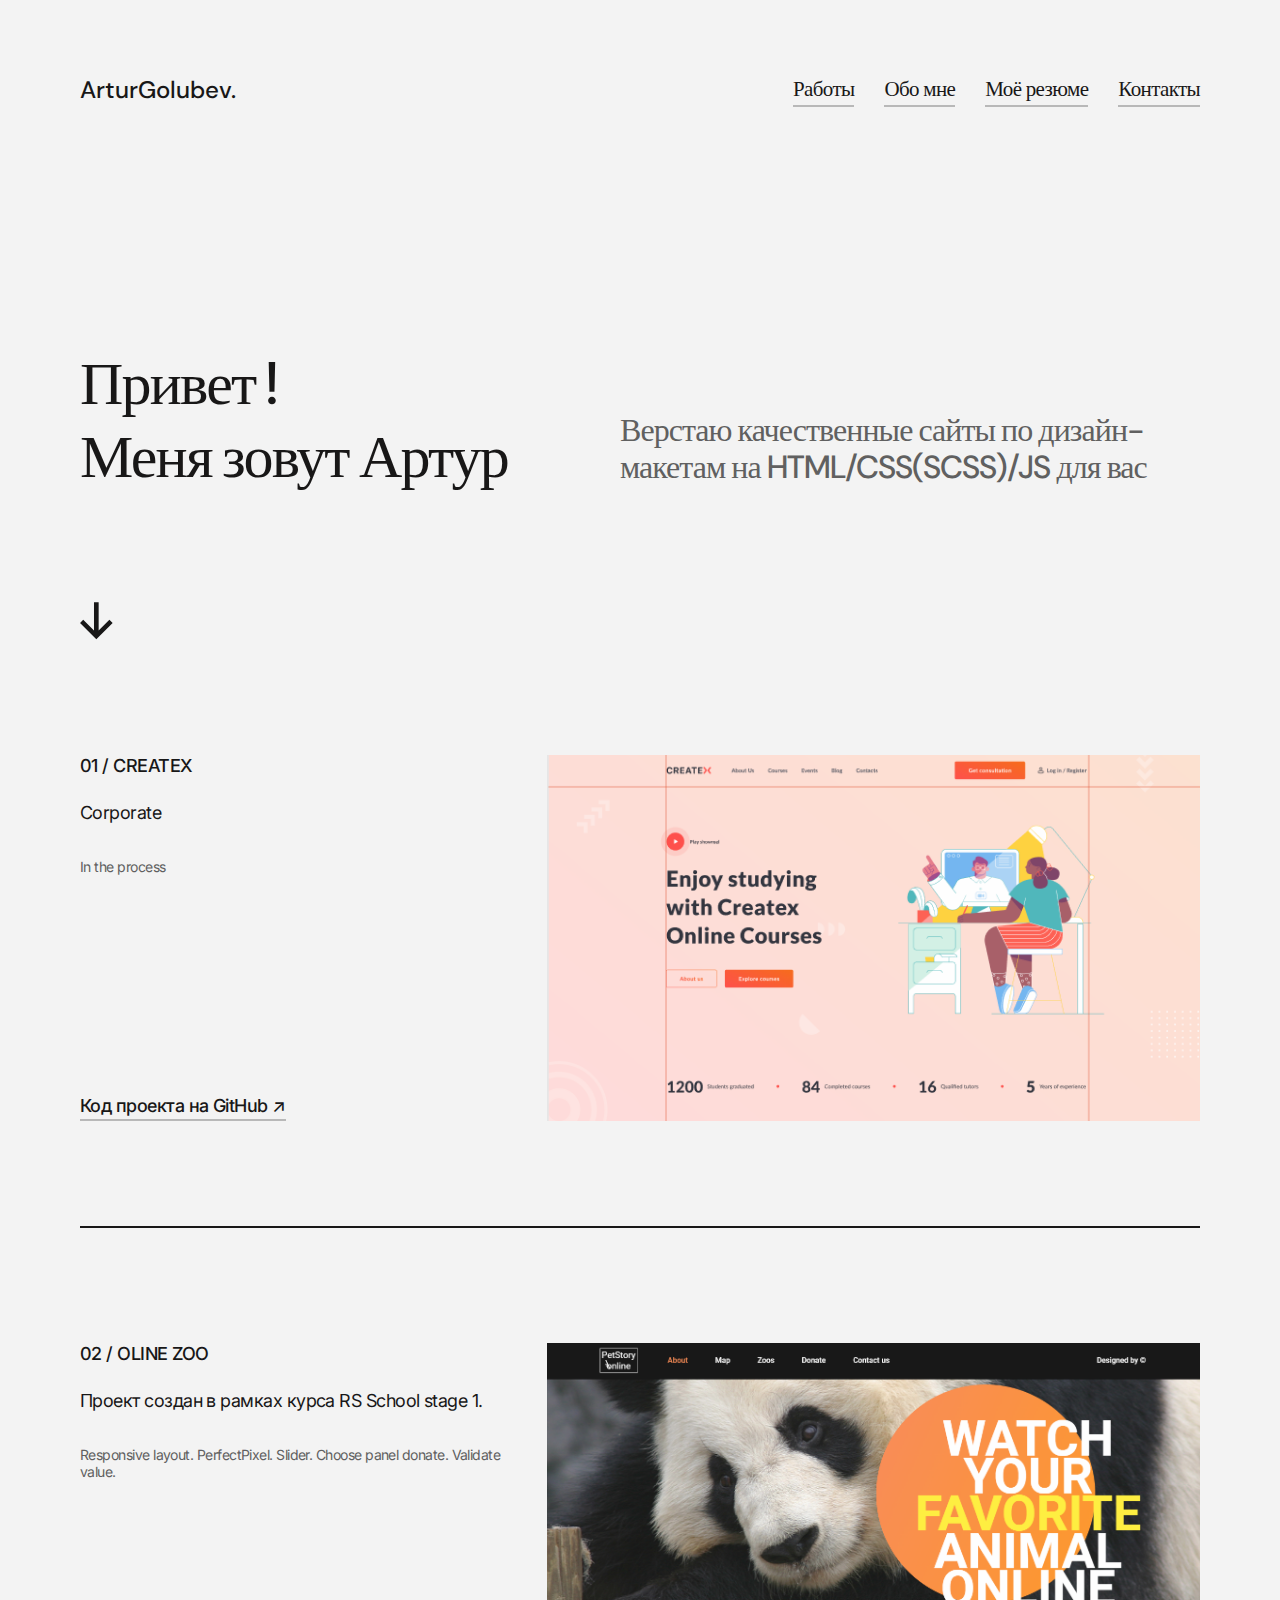
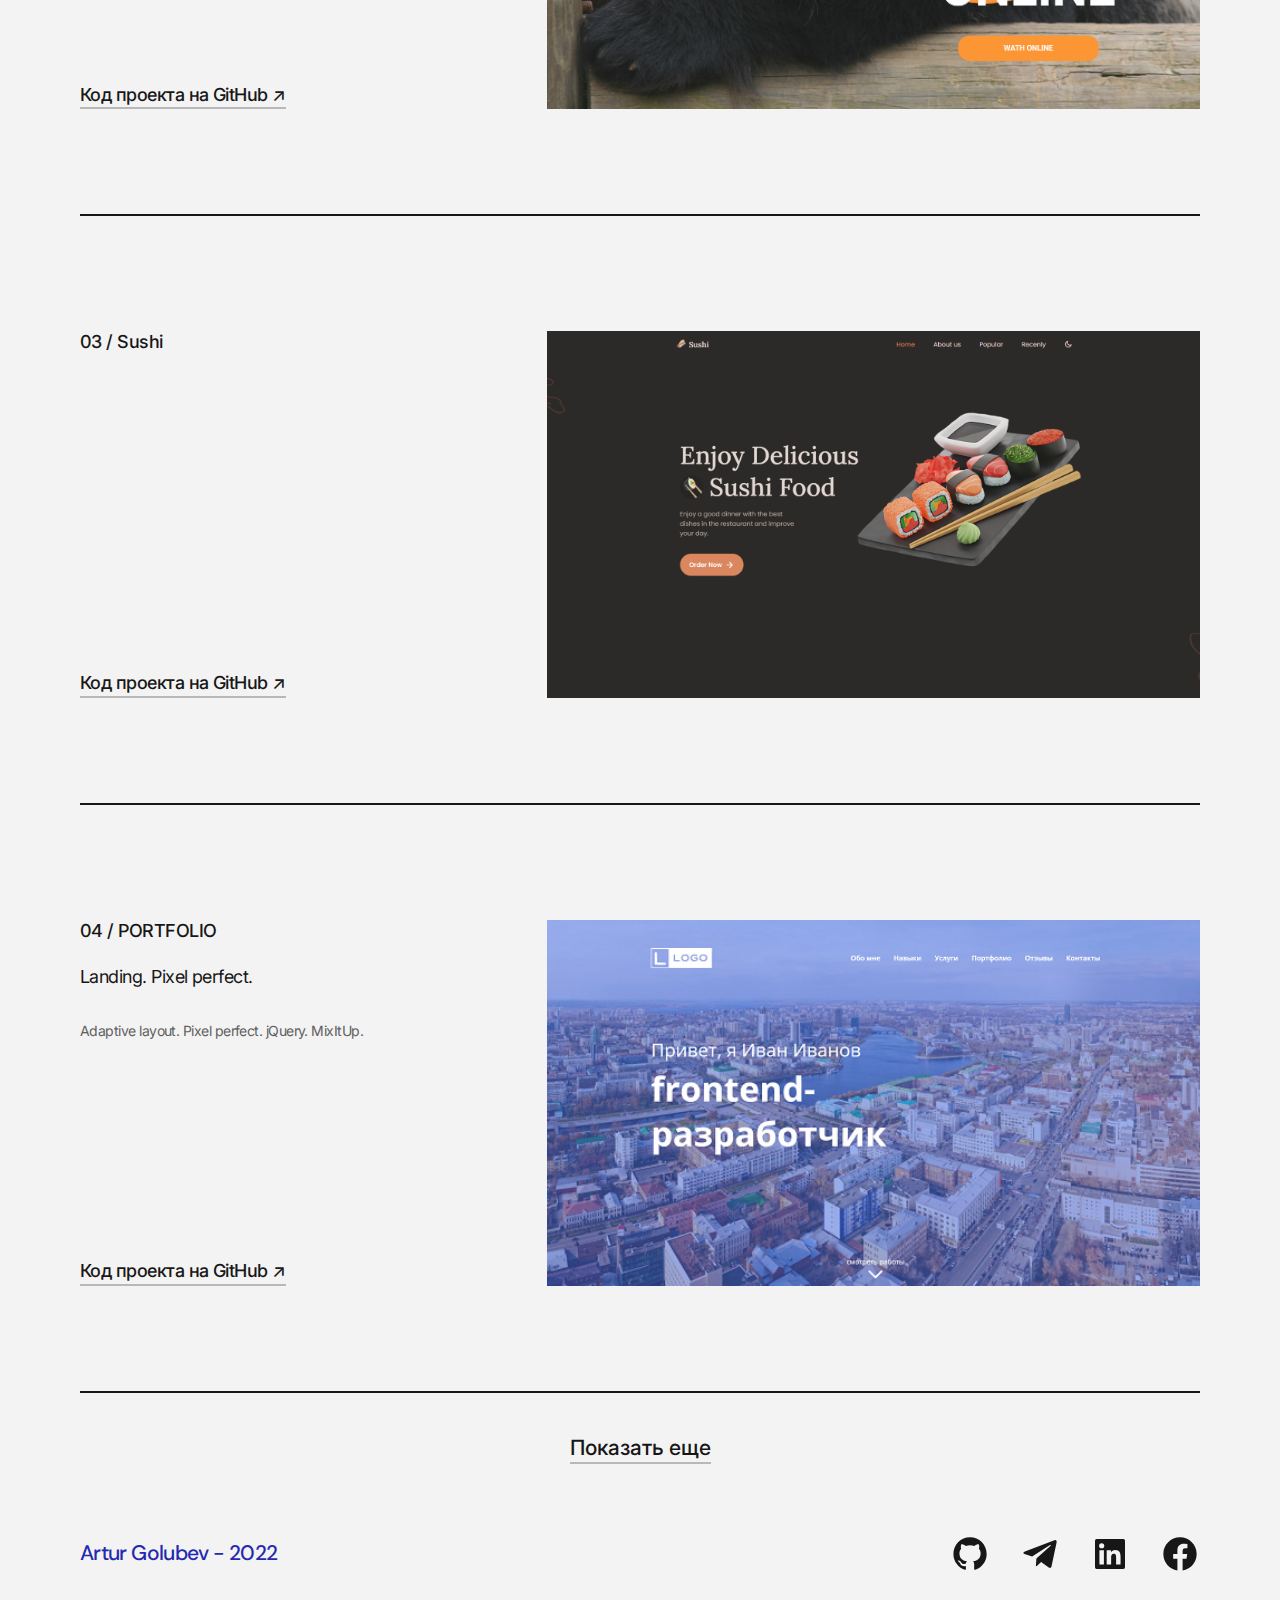
<file: visit-card-ru/index.html>
<!DOCTYPE html>
<html lang="ru">

<head>
	<title>Artur</title>
	<meta charset="UTF-8">
	<meta name="format-detection" content="telephone=no">
	<!-- <style>body{opacity: 0;}</style> -->
	<link rel="stylesheet" href="css/style.min.css?_v=20221121142507">
	<link rel="shortcut icon" href="favicon.ico" type="image/x-icon">
	<!-- <meta name="robots" content="noindex, nofollow"> -->
	<meta name="viewport" content="width=device-width, initial-scale=1.0">
</head>

<body data-barba="wrapper">
	<div class="wrapper">
		<header class="header">
			<div class="dark"></div>
			<div class="header__container">

				<div class="header__name">
					<a href="index.html" class="header__logo">Artur <span>Golubev.</span> </a>
				</div>

				<div class="header__menu menu">

					<nav class="menu__body">
						<ul class="menu__list">
							<li class="menu__item"><a href="index.html" class="menu__link">Работы</a></li>
							<li class="menu__item"><a href="about.html" class="menu__link">Обо мне</a></li>
							<li class="menu__item"><a href="img/my-works/artur-cv.pdf" class="menu__link" download="">Моё резюме</a></li>
							<li class="menu__item"><a data-goto-header="60" data-goto=".js-contact-footer" href="#js-contact-footer" class="menu__link">Контакты</a></li>
						</ul>
					</nav>
				</div>
				<button type="button" class="menu__icon icon-menu"><span></span></button>
			</div>
		</header>
		<main class="page" data-barba="container" data-barba-namespace="home">

			<section class="page__about about-page">
				<div class="about-page__container">

					<div class="about-page__body">
						<div class="about-page__about">
							<h1 class="about-page__my-name"><span>Привет !</span><br><span> Меня зовут</span> Артур </h1>
						</div>
						<div class="about-page__who-am-i">
							<h2 class="about-page__about-me">
								Верстаю качественные сайты по дизайн-макетам на HTML/CSS(SCSS)/JS для вас
							</h2>
						</div>
					</div>
					<div class="about-page__icon-arrow">
						<a data-goto-header="60" data-goto=".js-contact-footer" href="#js-contact-footer" class="about-page__icon">
							<img src="img/icons/arrow-down.svg" alt="arrow icon">
						</a>
					</div>
				</div>

			</section>

			<section class="page__project project-item">
				<div class="project-item__container">
					<!-- MY PORTFOLIO -->
					<div class="project-item__works">

						<!-- MY PROJECT № 1 -->
						<div class="project-item__list list-projects">
							<div class="list-projects__description">
								<div class="list-projects__description-text">
									<h3 class="list-projects__number-project"><span> 01 / </span>CREATEX</h3>
									<p class="list-projects__title">
										Corporate
									</p>
									<p class="list-projects__sub-title">
										In the process
									</p>
								</div>
								<div class="list-projects__from-project">
									<a class="list-projects__more-shots" href="https://github.com/PrisonBreak8/create" target="_blank">Код проекта на GitHub ↗</a>
								</div>
							</div>

							<a href="https://prisonbreak8.github.io/create/create-app/" target="_blank" class="list-projects__my-works">
								<img class="" src="img/my-works/createx-preview.png" alt="aphoto links to my work">
							</a>
						</div>

						<!-- MY PROJECT № 2 -->
						<div class="project-item__list list-projects">
							<div class="list-projects__description">
								<div class="list-projects__description-text">
									<h3 class="list-projects__number-project"><span> 02 / </span>OLINE ZOO</h3>
									<p class="list-projects__title">
										Проект создан в рамках курса RS School stage 1.
									</p>
									<p class="list-projects__sub-title">
										Responsive layout. PerfectPixel. Slider. Choose panel donate. Validate value.
									</p>
								</div>
								<div class="list-projects__from-project">
									<a class="list-projects__more-shots" href="https://github.com/PrisonBreak8/online-zoo" target="_blank">Код проекта на GitHub ↗</a>
								</div>

							</div>

							<a href="https://prisonbreak8.github.io/online-zoo/online-zoo/" class="list-projects__my-works" target="_blank">
								<img class="" src="img/my-works/online-zoo.png" alt="aphoto links to my work">
							</a>

						</div>

						<!-- MY PROJECT № 3 -->
						<div class="project-item__list  list-projects">
							<div class="list-projects__description">
								<div class="list-projects__description-text">
									<h3 class="list-projects__number-project"><span> 03 / </span>Sushi</h3>
									<p class="list-projects__title">

									</p>
									<p class="list-projects__sub-title">

									</p>
								</div>
								<div class="list-projects__from-project">
									<a class="list-projects__more-shots" href="https://github.com/PrisonBreak8/sushi" target="_blank">Код проекта на GitHub ↗</a>
								</div>

							</div>
							<div class="list-projects__my-works">
								<a class="list-projects__ibg" href="https://prisonbreak8.github.io/sushi/" target="_blank">
									<img class="" src="img/my-works/sushi.png" alt="aphoto links to my work">
								</a>
							</div>
						</div>

						<!-- MY PROJECT № 4 -->
						<div class="project-item__list list-projects">
							<div class="list-projects__description">
								<div class="list-projects__description-text">
									<h3 class="list-projects__number-project"><span> 04 / </span>PORTFOLIO</h3>
									<p class="list-projects__title">
										Landing. Pixel perfect.
									</p>
									<p class="list-projects__sub-title">
										Adaptive layout. Pixel perfect. jQuery. MixItUp.
									</p>
								</div>
								<div class="list-projects__from-project">
									<a class="list-projects__more-shots" href="https://github.com/PrisonBreak8/portfolio" target="_blank">Код проекта на GitHub ↗</a>
								</div>
							</div>

							<a href="https://prisonbreak8.github.io/portfolio/" target="_blank" class="list-projects__my-works">
								<img class="" src="img/my-works/portfolio.png" alt="aphoto links to my work">
							</a>
						</div>


						<!-- MY PROJECT № 5 -->
						<div class="project-item__list js-hidden list-projects">
							<div class="list-projects__description">
								<div class="list-projects__description-text">
									<h3 class="list-projects__number-project"><span> 05 / </span>HEADPHONES</h3>
									<p class="list-projects__title">
										Landing. My creation.
									</p>
									<p class="list-projects__sub-title">
										Adaptive layout. Mouse parallax effect. Spoilers. Smooth scroll.
									</p>
								</div>
								<div class="list-projects__from-project">
									<a class="list-projects__more-shots" href="https://github.com/PrisonBreak8/headphones" target="_blank">Код проекта на GitHub ↗</a>
								</div>
							</div>

							<a href="https://prisonbreak8.github.io/headphones/" class="list-projects__my-works" target="_blank">
								<img class="" src="img/my-works/headphones.png" alt="aphoto links to my work">
							</a>
						</div>

						<!-- MY PROJECT № 6 -->
						<div class="project-item__list js-hidden list-projects ">
							<div class="list-projects__description">
								<div class="list-projects__description-text">
									<h3 class="list-projects__number-project"><span> 06 / </span>Perfume</h3>
									<p class="list-projects__title">

									</p>
									<p class="list-projects__sub-title">

									</p>
								</div>
								<div class="list-projects__from-project">
									<a class="list-projects__more-shots" href="https://github.com/PrisonBreak8/perfume" target="_blank">Код проекта на GitHub ↗</a>
								</div>

							</div>
							<div class="list-projects__my-works">
								<a class="list-projects__ibg" href="https://prisonbreak8.github.io/perfume/" target="_blank">
									<img class="" src="img/my-works/perfume.png" alt="aphoto links to my work">
								</a>
							</div>
						</div>

						<div class="project-item__list js-hidden list-projects">
							<div class="list-projects__description">
								<div class="list-projects__description-text">
									<h3 class="list-projects__number-project"><span> 0 / </span>в разработке</h3>
									<p class="list-projects__title">

									</p>
									<p class="list-projects__sub-title">

									</p>
								</div>
								<div class="list-projects__from-project">
									<a class="list-projects__more-shots" href="#" target="_blank">Код проекта на GitHub ↗</a>
								</div>

							</div>
							<div class="list-projects__my-works">
								<span class="list-projects__ibg">
									<img class="" src="img/my-works/portfolio-lending.jpg" alt="aphoto links to my work">
								</span>
							</div>
						</div>
					</div>
					<!-- Button see more -->
					<div class="button-more">
						<button class="button" type="button">Показать еще</button>
					</div>
					<!-- MY PORTFOLIO -->
				</div>
			</section>

		</main>
		<footer class="footer js-contact-footer">
			<div class="footer__container">

				<div class="footer__body">
					<div class="footer__authors">
						<div class="footer__name">Artur Golubev - 2022</div>
					</div>

					<div class="my-social-networks">
						<ul class="my-social-networks__item">
							<li class="my-social-networks__list">
								<a href="https://github.com/PrisonBreak8" class="my-social-networks__link" target="_blank">
									<img src="img/icons/bxl-github.svg" alt="github social">
								</a>
							</li>

							<li class="my-social-networks__list">
								<a href="https://t.me/ArturGolubiev" class="my-social-networks__link" target="_blank">
									<img src="img/icons/bxl-telegram.svg" alt="telegram social">
								</a>
							</li>

							<li class="my-social-networks__list">
								<a href="https://www.linkedin.com/in/artur-holubev-882491231/" class="my-social-networks__link" target="_blank">
									<img src="img/icons/linkedin.svg" alt="linkedin social">
								</a>
							</li>

							<li class="my-social-networks__list">
								<a href="https://www.facebook.com/profile.php?id=100044944034350" class="my-social-networks__link" target="_blank">
									<img src="img/icons/bxl-facebook-circle.svg" alt="linkedin social">
								</a>
							</li>
						</ul>
					</div>
				</div>

			</div>
		</footer>
	</div>
	<!-- 
<div id="popup" aria-hidden="true" class="popup">
	<div class="popup__wrapper">
		<div class="popup__content">
			<button data-close type="button" class="popup__close">Закрыть</button>
			<div class="popup__text">
			</div>
		</div>
	</div>
</div>
 -->

	<script src="js/app.min.js?_v=20221121142507"></script>

</body>

</html>

<!--  


	//====================================================================================================
</file>
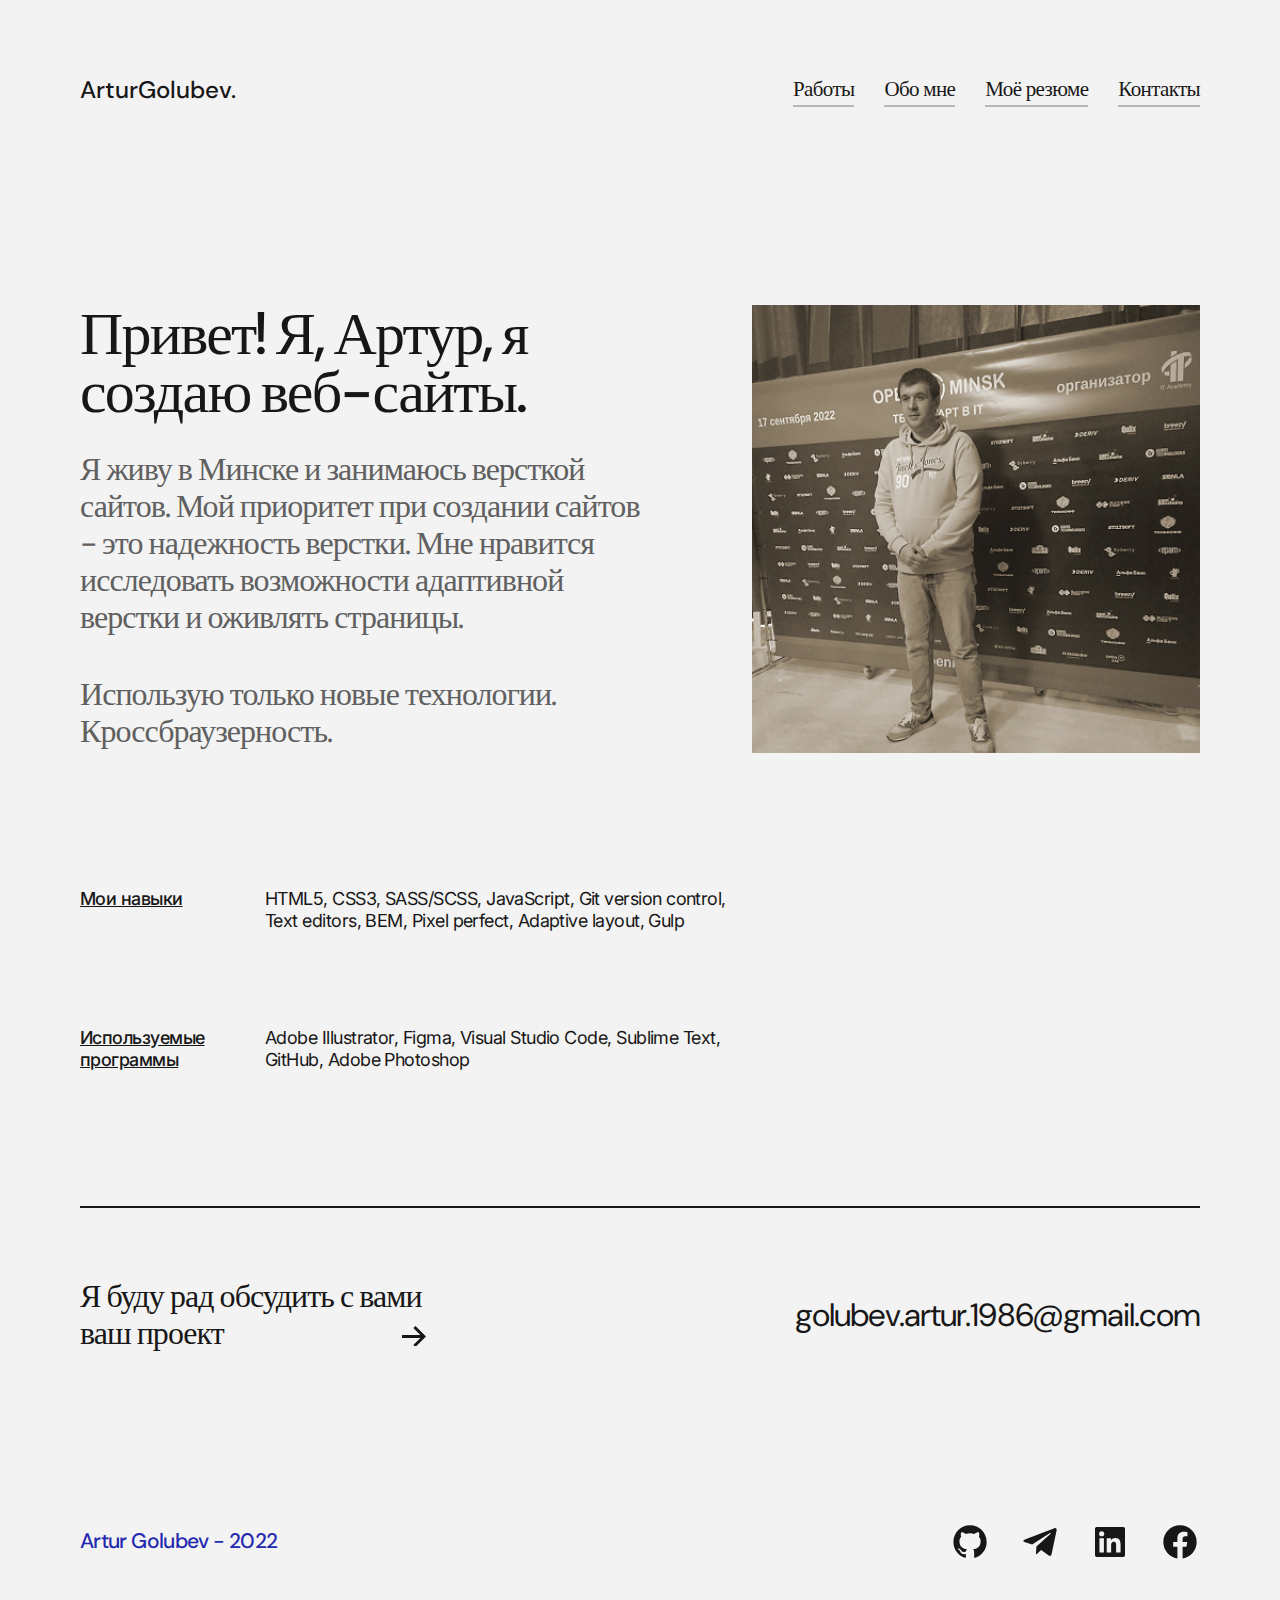
<file: visit-card-ru/about.html>
<!DOCTYPE html>
<html lang="en">

<head>
	<title>Artur</title>
	<meta charset="UTF-8">
	<meta name="format-detection" content="telephone=no">
	<!-- <style>body{opacity: 0;}</style> -->
	<link rel="stylesheet" href="css/style.min.css?_v=20221121142507">
	<link rel="shortcut icon" href="favicon.ico" type="image/x-icon">
	<!-- <meta name="robots" content="noindex, nofollow"> -->
	<meta name="viewport" content="width=device-width, initial-scale=1.0">
</head>

<body data-barba="wrapper">
	<div class="wrapper">
		<header class="header">
			<div class="dark"></div>
			<div class="header__container">

				<div class="header__name">
					<a href="index.html" class="header__logo">Artur <span>Golubev.</span> </a>
				</div>

				<div class="header__menu menu">

					<nav class="menu__body">
						<ul class="menu__list">
							<li class="menu__item"><a href="index.html" class="menu__link">Работы</a></li>
							<li class="menu__item"><a href="about.html" class="menu__link">Обо мне</a></li>
							<li class="menu__item"><a href="img/my-works/artur-cv.pdf" class="menu__link" download="">Моё резюме</a></li>
							<li class="menu__item"><a data-goto-header="60" data-goto=".js-contact-footer" href="#js-contact-footer" class="menu__link">Контакты</a></li>
						</ul>
					</nav>
				</div>
				<button type="button" class="menu__icon icon-menu"><span></span></button>
			</div>
		</header>
		<main class="page" data-barba="container" data-barba-namespace="home">


			<section class="about-me">
				<div class="about-me__container">
					<div class="about-me__body">

						<div class="about-me__description">
							<h1 class="about-me__name">
								Привет! Я, Артур, я создаю веб-сайты.
							</h1>
							<p class="about-me__text">
								Я живу в Минске и занимаюсь версткой сайтов.
								Мой приоритет при создании сайтов - это надежность верстки.
								Мне нравится исследовать возможности адаптивной верстки и оживлять страницы.
							</p>
							<p class="about-me__sub-text">
								Использую только новые технологии. Кроссбраузерность.
							</p>
						</div>

						<div class="about-me__image">
							<img src="img/about/profile-photo.png" height="514" width="420" alt="Profile Photo">
						</div>

					</div>
				</div>
			</section>

			<section class="info">
				<div class="info__container">

					<div class="info__body">

						<div class="info__soft">
							<h4 class="info__title">Мои навыки</h4>
							<div class="info__text">
								<p>
									HTML5, CSS3, SASS/SCSS, JavaScript, Git version control, Text editors, BEM, Pixel perfect, Adaptive layout, Gulp
								</p>
								<p>

								</p>
							</div>
						</div>

						<div class="info__skills">
							<h4 class="info__title">Используемые программы</h4>
							<div class="info__text">
								<p>
									Adobe Illustrator, Figma, Visual Studio Code, Sublime Text, GitHub, Adobe Photoshop
								</p>
							</div>
						</div>

					</div>

				</div>
			</section>

			<section class="contact">
				<div class="contact__container">
					<div class="contact__body">

						<div class="contact__promo">
							<p class="contact__next-project">
								Я буду рад обсудить с вами ваш проект
							</p>
						</div>

						<div class="contact__link">
							<a class="contact__mail" href="mailto:golubev.artur.1986@gmail.com">golubev.artur.1986@gmail.com</a>
						</div>

					</div>
				</div>
			</section>

		</main>
		<footer class="footer js-contact-footer">
			<div class="footer__container">

				<div class="footer__body">
					<div class="footer__authors">
						<div class="footer__name">Artur Golubev - 2022</div>
					</div>

					<div class="my-social-networks">
						<ul class="my-social-networks__item">
							<li class="my-social-networks__list">
								<a href="https://github.com/PrisonBreak8" class="my-social-networks__link" target="_blank">
									<img src="img/icons/bxl-github.svg" alt="github social">
								</a>
							</li>

							<li class="my-social-networks__list">
								<a href="https://t.me/ArturGolubiev" class="my-social-networks__link" target="_blank">
									<img src="img/icons/bxl-telegram.svg" alt="telegram social">
								</a>
							</li>

							<li class="my-social-networks__list">
								<a href="https://www.linkedin.com/in/artur-holubev-882491231/" class="my-social-networks__link" target="_blank">
									<img src="img/icons/linkedin.svg" alt="linkedin social">
								</a>
							</li>

							<li class="my-social-networks__list">
								<a href="https://www.facebook.com/profile.php?id=100044944034350" class="my-social-networks__link" target="_blank">
									<img src="img/icons/bxl-facebook-circle.svg" alt="linkedin social">
								</a>
							</li>
						</ul>
					</div>
				</div>

			</div>
		</footer>
	</div>
	<!-- 
<div id="popup" aria-hidden="true" class="popup">
	<div class="popup__wrapper">
		<div class="popup__content">
			<button data-close type="button" class="popup__close">Закрыть</button>
			<div class="popup__text">
			</div>
		</div>
	</div>
</div>
 -->

	<script src="js/app.min.js?_v=20221121142507"></script>
</body>

</html>

<!--  


	//====================================================================================================
</file>
<file: visit-card-ru/css/style.min.css>
@charset "UTF-8";@import url('https://fonts.googleapis.com/css2?family=DM+Sans:wght@400; 500&family=Inter:wght@400;500&display=swap');*{padding:0;margin:0;border:0}*,:after,:before{-webkit-box-sizing:border-box;box-sizing:border-box}body,html{height:100%;min-width:320px}body{color:#181717;line-height:1;font-family:Inter,sans-serif;font-size:1.3125rem;-ms-text-size-adjust:100%;-moz-text-size-adjust:100%;-webkit-text-size-adjust:100%;-webkit-font-smoothing:antialiased;-moz-osx-font-smoothing:grayscale}button,input,textarea{font-family:Inter,sans-serif;font-size:inherit}button{cursor:pointer;color:inherit;background-color:inherit}a{color:inherit}a:link,a:visited{text-decoration:none}a:hover{text-decoration:none}ul li{list-style:none}img{vertical-align:top}h1,h2,h3,h4,h5,h6{font-weight:inherit;font-size:inherit}body{font-weight:400;color:#181717;background-color:#f3f3f3}.lock body{overflow:hidden;-ms-touch-action:none;touch-action:none}.wrapper{min-height:100%;display:-webkit-box;display:-ms-flexbox;display:flex;-webkit-box-orient:vertical;-webkit-box-direction:normal;-ms-flex-direction:column;flex-direction:column;overflow:hidden}.wrapper>main{-webkit-box-flex:1;-ms-flex:1 1 auto;flex:1 1 auto}.wrapper>*{min-width:0}[class*=__container]{max-width:70rem;-webkit-box-sizing:content-box;box-sizing:content-box;margin:0 auto;padding:0 .9375rem}.button-more{display:-webkit-box;display:-ms-flexbox;display:flex;-webkit-box-pack:center;-ms-flex-pack:center;justify-content:center;padding-top:2.5rem}.button{display:inline-block;font-weight:500;position:relative;color:#181717;border-bottom:2.5px solid rgba(96,96,96,.4);border-radius:0;padding:.125rem 0}.button::before{content:"";position:absolute;width:0;height:2.5px;bottom:-2.5px;left:0;background-color:rgba(24,23,23,.5);-webkit-transition:width .3s ease-in-out;-o-transition:width .3s ease-in-out;transition:width .3s ease-in-out}.button._fw{width:100%}[class*=-ibg]{position:relative}[class*=-ibg] img{position:absolute;width:100%;height:100%;top:0;left:0;-o-object-fit:cover;object-fit:cover}[class*=-ibg_contain] img{-o-object-fit:contain;object-fit:contain}::-moz-selection{background-color:#181717;color:#f3f3f3}::selection{background-color:#181717;color:#f3f3f3}.header{z-index:50;left:0;right:0;padding:.625rem 0}.header__container{-webkit-box-align:center;-ms-flex-align:center;align-items:center;display:-webkit-box;display:-ms-flexbox;display:flex;min-height:3.75rem;gap:1.25rem}.header__logo{position:relative;display:-webkit-inline-box;display:-ms-inline-flexbox;display:inline-flex;font-size:1.5rem;font-family:"DM Sans",sans-serif;font-weight:500;z-index:2}.header__menu{-webkit-box-flex:1;-ms-flex:1 1 auto;flex:1 1 auto}.menu__list{display:-webkit-box;display:-ms-flexbox;display:flex;-webkit-box-pack:end;-ms-flex-pack:end;justify-content:flex-end;-webkit-column-gap:1.875rem;-moz-column-gap:1.875rem;column-gap:1.875rem;row-gap:.625rem;-ms-flex-wrap:wrap;flex-wrap:wrap}.menu__link{position:relative;font-family:"DM Sans";font-weight:500;line-height:1.2;letter-spacing:-.03em;border-bottom:2.5px solid rgba(96,96,96,.4);padding:.125rem 0}.menu__link::before{content:"";position:absolute;width:0;height:2.5px;bottom:-2.5px;left:0;background-color:rgba(24,23,23,.5);-webkit-transition:width .3s ease-in-out;-o-transition:width .3s ease-in-out;transition:width .3s ease-in-out}.menu__link:hover::before{width:100%}.icon-menu{display:none}.dark._active{position:fixed;width:100%;height:100%;background-color:hsla(0deg,0%,0%,.8);z-index:0;top:0;left:0}.footer__authors{-webkit-box-flex:1;-ms-flex:1 1 auto;flex:1 1 auto}.footer__name{font-family:"DM Sans";font-weight:500;line-height:1.2;letter-spacing:-.03em;color:#2429af}.my-social-networks{margin-left:.9375rem}.my-social-networks__item{display:-webkit-box;display:-ms-flexbox;display:flex}.my-social-networks__list{-webkit-transition:color .3s ease-in-out;-o-transition:color .3s ease-in-out;transition:color .3s ease-in-out}.my-social-networks__list img{height:100%;width:40px}.about-page__container{display:-webkit-box;display:-ms-flexbox;display:flex;-webkit-box-orient:vertical;-webkit-box-direction:normal;-ms-flex-direction:column;flex-direction:column;-webkit-box-pack:justify;-ms-flex-pack:justify;justify-content:space-between;min-height:17.8125rem}.about-page__body{display:-webkit-box;display:-ms-flexbox;display:flex;-webkit-box-align:end;-ms-flex-align:end;align-items:flex-end;-webkit-box-pack:justify;-ms-flex-pack:justify;justify-content:space-between;gap:1.875rem}.about-page__about{-webkit-box-flex:1;-ms-flex:1 0 auto;flex:1 0 auto}.about-page__my-name{font-family:"DM Sans";font-style:normal;font-weight:500;line-height:97.2%;letter-spacing:-.03em}.about-page__my-name span{display:inline-block}.about-page__my-name span:not(:last-child){margin-bottom:.25em}.about-page__who-am-i{max-width:36.25rem}.about-page__about-me{font-family:"DM Sans";font-weight:500;line-height:1.17;letter-spacing:-.03em;color:#606060}.about-page__icon img{display:inline-block}.project-item__list{border-bottom:2px solid #181717}.project-item__list.js-hidden{display:none}.list-projects__description{display:-webkit-box;display:-ms-flexbox;display:flex;-webkit-box-orient:vertical;-webkit-box-direction:normal;-ms-flex-direction:column;flex-direction:column;max-width:26.6875rem;width:100%}.list-projects__description-text{-webkit-box-flex:1;-ms-flex:1 1 auto;flex:1 1 auto;font-size:18px;line-height:1.21;letter-spacing:-.03em}.list-projects__number-project{font-weight:500}.list-projects__number-project:not(:last-child){margin-bottom:1.3888888889em}.list-projects__sub-title{font-size:14px;color:#606060;margin-bottom:1.0714285714em}.list-projects__from-project{display:-webkit-inline-box;display:-ms-inline-flexbox;display:inline-flex}.list-projects__more-shots{position:relative;font-weight:500;font-size:18px;line-height:1.21;border-bottom:2.5px solid rgba(96,96,96,.4);padding:.125rem 0;letter-spacing:-.03em}.list-projects__more-shots::before{content:"";position:absolute;width:0;height:2.5px;bottom:-2.5px;left:0;background-color:rgba(24,23,23,.5);-webkit-transition:width .3s ease-in-out;-o-transition:width .3s ease-in-out;transition:width .3s ease-in-out}.list-projects__more-shots:hover::before{width:100%}.list-projects__my-works{position:relative;display:block;width:100%;padding-bottom:32.7%;padding-right:11%;overflow:hidden}.list-projects__my-works img{position:absolute;top:0;left:0;width:100%;height:100%;opacity:.9;-o-object-fit:cover;object-fit:cover;-webkit-transition:opacity .3s ease-in-out,-webkit-transform .3s ease-in-out;transition:opacity .3s ease-in-out,-webkit-transform .3s ease-in-out;-o-transition:opacity .3s ease-in-out,transform .3s ease-in-out;transition:opacity .3s ease-in-out,transform .3s ease-in-out;transition:opacity .3s ease-in-out,transform .3s ease-in-out,-webkit-transform .3s ease-in-out}.about-me__body{display:-webkit-box;display:-ms-flexbox;display:flex;-webkit-box-pack:start;-ms-flex-pack:start;justify-content:flex-start;-webkit-column-gap:1.875rem;-moz-column-gap:1.875rem;column-gap:1.875rem;row-gap:2.5rem}.about-me__description{position:relative;display:-webkit-box;display:-ms-flexbox;display:flex;-webkit-box-orient:vertical;-webkit-box-direction:normal;-ms-flex-direction:column;flex-direction:column;-webkit-box-flex:1;-ms-flex:1 1 auto;flex:1 1 auto}.about-me__name{font-family:"DM Sans";font-weight:500;line-height:.9666666667;letter-spacing:-.03em}.about-me__name:not(:last-child){margin-bottom:.5em}.about-me__sub-text,.about-me__text{font-family:"DM Sans";line-height:1.15625;letter-spacing:-.03em;color:#606060}.about-me__text:not(:last-child){margin-bottom:1.25em}.about-me__image{position:relative;padding:20%}.about-me__image img{position:absolute;top:0;right:0;width:100%;height:100%;-o-object-fit:cover;object-fit:cover}.info__body{max-width:40.625rem}.info__soft{display:-webkit-box;display:-ms-flexbox;display:flex}.info__title{max-width:7.8125rem;width:100%;font-weight:500;font-size:1.125rem;line-height:1.2222222222;letter-spacing:-.03em;-webkit-text-decoration-line:underline;text-decoration-line:underline}.info__text{font-size:1.125rem;line-height:1.2222222222;letter-spacing:-.03em}.info__text p:not(:last-child){margin-bottom:1.3888888889em}.info__skills{display:-webkit-box;display:-ms-flexbox;display:flex}.contact__body{display:-webkit-box;display:-ms-flexbox;display:flex;-webkit-box-align:center;-ms-flex-align:center;align-items:center;-webkit-box-pack:center;-ms-flex-pack:center;justify-content:center;-ms-flex-wrap:wrap;flex-wrap:wrap;-webkit-column-gap:1.25rem;-moz-column-gap:1.25rem;column-gap:1.25rem;row-gap:1.5625rem;border-top:2px solid #181717}.contact__promo{-webkit-box-flex:1;-ms-flex:1 1 auto;flex:1 1 auto}.contact__next-project{position:relative;font-family:"DM Sans";line-height:1.15625;letter-spacing:-.03em}.contact__next-project::after{content:"";position:absolute;right:0;bottom:6px;background-image:url(../img/icons/arrow-right.svg);background-repeat:no-repeat;width:28px;height:20px}.contact__mail{font-family:"DM Sans";line-height:1.15625;letter-spacing:-.03em}@media (min-width:29.99875em){.footer__body{display:-webkit-box;display:-ms-flexbox;display:flex;-webkit-box-align:center;-ms-flex-align:center;align-items:center}}@media (min-width:37.49875em){.project-item__list{display:-webkit-box;display:-ms-flexbox;display:flex;-webkit-column-gap:2.5rem;-moz-column-gap:2.5rem;column-gap:2.5rem}}@media (min-width:47.99875em){.header{padding-top:3.75rem;padding-bottom:.9375rem}}@media (min-width:61.99875em){.about-me__name{max-width:30rem}.about-me__sub-text,.about-me__text{max-width:36.25rem}.contact__next-project{max-width:21.875rem}}@media (min-width:71.875em){.list-projects__title:not(:last-child){margin-bottom:2.1875rem}}@media (min-width:70em){.footer__body{padding-top:4.375rem}.footer__body{padding-bottom:4.375rem}.my-social-networks__item{-webkit-column-gap:1.875rem;-moz-column-gap:1.875rem;column-gap:1.875rem}.page__about{padding-top:13.75rem}.about-page__my-name{font-size:3.75rem}.about-page__about-me{font-size:2rem}.about-page__icon img{height:2.375rem}.project-item__list{padding-top:7.1875rem}.project-item__list{padding-bottom:6.5625rem}.about-me__body{padding-top:10.625rem}.about-me__name{font-size:3.75rem}.about-me__sub-text,.about-me__text{font-size:2rem}.info__body{padding-top:8.4375rem}.info__body{padding-bottom:8.4375rem}.info__soft:not(:last-child){margin-bottom:4.375rem}.info__title{margin-right:3.75rem}.contact__body{padding-top:4.375rem}.contact__body{padding-bottom:6.25rem}.contact__next-project{font-size:2rem}.contact__mail{font-size:2rem}}@media (max-width:20em){.footer__body{padding-top:2.5rem}.footer__body{padding-bottom:2.5rem}.page__about{padding-top:5rem}.about-page__icon img{height:1.625rem}.project-item__list{padding-top:2.5rem}.project-item__list{padding-bottom:2.5rem}.list-projects__title:not(:last-child){margin-bottom:1.5625rem}.about-me__body{padding-top:6.25rem}.info__body{padding-top:2.5rem}.info__body{padding-bottom:2.5rem}.contact__body{padding-top:2.5rem}.contact__body{padding-bottom:2.5rem}.contact__next-project{font-size:1.3125rem}.contact__mail{font-size:1.3125rem}}@media (max-width:61.99875em){.about-me__image{width:100%;padding-top:50%}.contact__promo{text-align:center}.contact__next-project::after{display:none}}@media (max-width:47.99875em){.menu__body{position:fixed;z-index:5;overflow:auto;width:70%;height:50%;top:0;right:0;right:-120%;padding-bottom:1.875rem;padding-right:.9375rem;padding-left:1.5625rem;background-color:#f3f3f3;-webkit-transition:right .3s ease-in;-o-transition:right .3s ease-in;transition:right .3s ease-in}.menu__body::before{content:"";position:fixed;top:0;right:-120%;width:70%;min-height:5rem;background-color:#f3f3f3;-webkit-transition:right .3s ease-in;-o-transition:right .3s ease-in;transition:right .3s ease-in}.menu-open .menu__body{right:0}.menu-open .menu__body::before{content:"";right:0}.menu__list{-webkit-box-orient:vertical;-webkit-box-direction:normal;-ms-flex-direction:column;flex-direction:column;gap:1.875rem}.icon-menu{display:block;position:relative;-webkit-box-flex:0;-ms-flex:0 0 30px;flex:0 0 30px;height:18px;cursor:pointer;z-index:5}.icon-menu span,.icon-menu::after,.icon-menu::before{content:"";-webkit-transition:all .3s ease 0s;-o-transition:all .3s ease 0s;transition:all .3s ease 0s;left:0;position:absolute;width:100%;height:2px;background-color:#181717}.icon-menu::before{top:0}.icon-menu::after{bottom:0}.icon-menu span{top:calc(50% - 1px)}.menu-open .icon-menu span{-webkit-transform:scale(0);-ms-transform:scale(0);transform:scale(0)}.menu-open .icon-menu::before{-webkit-transform:rotate(-45deg);-ms-transform:rotate(-45deg);transform:rotate(-45deg);top:calc(50% - 1px)}.menu-open .icon-menu::after{-webkit-transform:rotate(45deg);-ms-transform:rotate(45deg);transform:rotate(45deg);bottom:calc(50% - 1px)}.about-page__container{min-height:18.125rem}.about-page__body{display:-webkit-box;display:-ms-flexbox;display:flex;-webkit-box-orient:vertical;-webkit-box-direction:normal;-ms-flex-direction:column;flex-direction:column;-webkit-box-align:start;-ms-flex-align:start;align-items:flex-start}.about-page__who-am-i{max-width:100%}.about-me__body{-ms-flex-wrap:wrap;flex-wrap:wrap}}@media (max-width:47.99875em) and (max-width:20em){.menu__body{padding-top:7.5rem}.about-page__container{min-height:19.375rem}}@media (max-width:45.4375em){.about-page__my-name{font-size:2.5rem}.about-page__about-me{font-size:1.625rem}.about-me__name{font-size:2.5rem}.about-me__sub-text,.about-me__text{font-size:1.625rem}}@media (max-width:37.49875em){.list-projects__from-project{margin-bottom:1.2222222222em;display:block}}@media (max-width:29.99875em){.footer__body{display:-webkit-box;display:-ms-flexbox;display:flex;-webkit-box-orient:vertical;-webkit-box-direction:reverse;-ms-flex-direction:column-reverse;flex-direction:column-reverse;-webkit-box-pack:center;-ms-flex-pack:center;justify-content:center;-webkit-box-align:center;-ms-flex-align:center;align-items:center}.my-social-networks{margin:0 0 .9375rem 0}.my-social-networks__item{-webkit-column-gap:1.125rem;-moz-column-gap:1.125rem;column-gap:1.125rem}.info__soft{-webkit-box-orient:vertical;-webkit-box-direction:normal;-ms-flex-direction:column;flex-direction:column}.info__title:not(:last-child){margin-bottom:1.1111111111em}.info__skills{-webkit-box-orient:vertical;-webkit-box-direction:normal;-ms-flex-direction:column;flex-direction:column}}@media (max-width:29.9375em){.info__soft:not(:last-child){margin-bottom:3.125rem}.info__title{margin-right:2.5rem}}@media (max-width:47.99875em) and (min-width:71.875em){.menu__body{padding-top:10.625rem}}@media (max-width:47.99875em) and (min-width:20em) and (max-width:71.875em){.menu__body{padding-top:clamp(7.5rem ,6.2951807229rem + 6.0240963855vw ,10.625rem)}}@media (min-width:20em) and (max-width:70em){.footer__body{padding-top:clamp(2.5rem ,1.75rem + 3.75vw ,4.375rem)}.footer__body{padding-bottom:clamp(2.5rem ,1.75rem + 3.75vw ,4.375rem)}.page__about{padding-top:clamp(5rem ,1.5rem + 17.5vw ,13.75rem)}.about-page__icon img{height:clamp(1.625rem ,1.325rem + 1.5vw ,2.375rem)}.project-item__list{padding-top:clamp(2.5rem ,.625rem + 9.375vw ,7.1875rem)}.project-item__list{padding-bottom:clamp(2.5rem ,.875rem + 8.125vw ,6.5625rem)}.about-me__body{padding-top:clamp(6.25rem ,4.5rem + 8.75vw ,10.625rem)}.info__body{padding-top:clamp(2.5rem ,.125rem + 11.875vw ,8.4375rem)}.info__body{padding-bottom:clamp(2.5rem ,.125rem + 11.875vw ,8.4375rem)}.contact__body{padding-top:clamp(2.5rem ,1.75rem + 3.75vw ,4.375rem)}.contact__body{padding-bottom:clamp(2.5rem ,1rem + 7.5vw ,6.25rem)}.contact__next-project{font-size:clamp(1.3125rem ,1.0375rem + 1.375vw ,2rem)}.contact__mail{font-size:clamp(1.3125rem ,1.0375rem + 1.375vw ,2rem)}}@media (min-width:29.99875em) and (max-width:70em){.my-social-networks__item{-webkit-column-gap:clamp(1.125rem ,.5625410143rem + 1.8749414081vw ,1.875rem);-moz-column-gap:clamp(1.125rem ,.5625410143rem + 1.8749414081vw ,1.875rem);column-gap:clamp(1.125rem ,.5625410143rem + 1.8749414081vw ,1.875rem)}}@media (max-width:47.99875em) and (min-width:47.9375em){.about-page__container{min-height:17.8125rem}}@media (max-width:47.99875em) and (min-width:20em) and (max-width:47.9375em){.about-page__container{min-height:clamp(19.375rem ,20.4935682327rem + -5.5928411633vw ,17.8125rem)}}@media (min-width:45.4375em) and (max-width:70em){.about-page__my-name{font-size:clamp(2.5rem ,.1876590331rem + 5.0890585242vw ,3.75rem)}.about-page__about-me{font-size:clamp(1.625rem ,.9312977099rem + 1.5267175573vw ,2rem)}.about-me__name{font-size:clamp(2.5rem ,.1876590331rem + 5.0890585242vw ,3.75rem)}.about-me__sub-text,.about-me__text{font-size:clamp(1.625rem ,.9312977099rem + 1.5267175573vw ,2rem)}}@media (min-width:20em) and (max-width:71.875em){.list-projects__title:not(:last-child){margin-bottom:clamp(1.5625rem ,1.3215361446rem + 1.2048192771vw ,2.1875rem)}}@media (min-width:29.9375em) and (max-width:70em){.info__soft:not(:last-child){margin-bottom:clamp(3.125rem ,2.1909126365rem + 3.120124805vw ,4.375rem)}.info__title{margin-right:clamp(2.5rem ,1.5659126365rem + 3.120124805vw ,3.75rem)}}@media (any-hover:hover){.button:hover::before{width:100%}.list-projects__my-works img:hover{opacity:1;-webkit-transform:scale(1.02);-ms-transform:scale(1.02);transform:scale(1.02)}}
</file>
